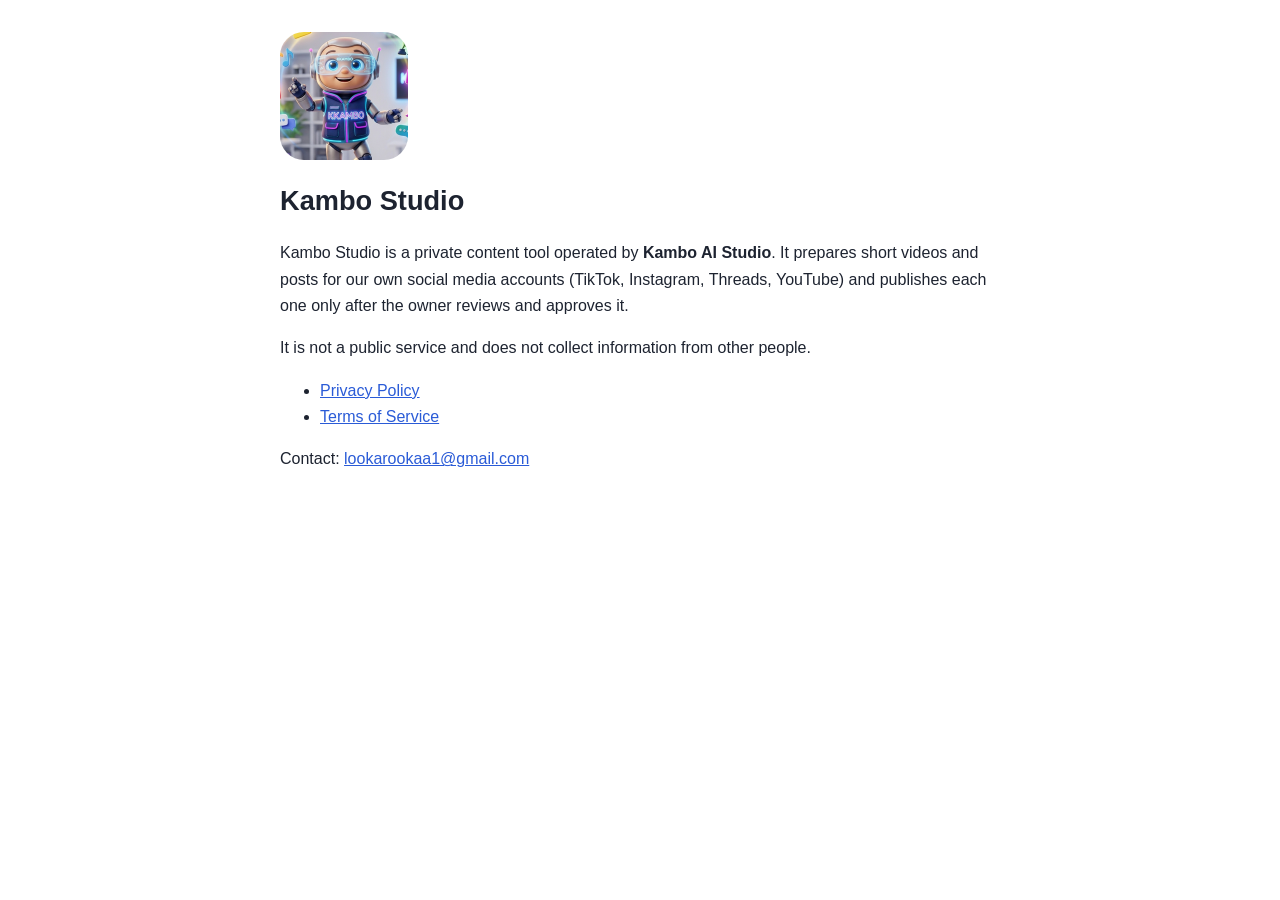
<file: index.html>
<!doctype html>
<html lang="en">
<head>
<meta charset="utf-8">
<meta name="viewport" content="width=device-width, initial-scale=1">
<title>Kambo Studio</title>
<link rel="stylesheet" href="style.css">
</head>
<body>
<main>
<img class="icon" src="icon.png" alt="Kambo Studio icon" width="128" height="128">
<h1>Kambo Studio</h1>
<p>Kambo Studio is a private content tool operated by <strong>Kambo AI Studio</strong>. It prepares short videos and posts for our own social media accounts (TikTok, Instagram, Threads, YouTube) and publishes each one only after the owner reviews and approves it.</p>
<p>It is not a public service and does not collect information from other people.</p>
<ul>
<li><a href="privacy.html">Privacy Policy</a></li>
<li><a href="terms.html">Terms of Service</a></li>
</ul>
<p>Contact: <a href="mailto:lookarookaa1@gmail.com">lookarookaa1@gmail.com</a></p>
</main>
</body>
</html>
</file>
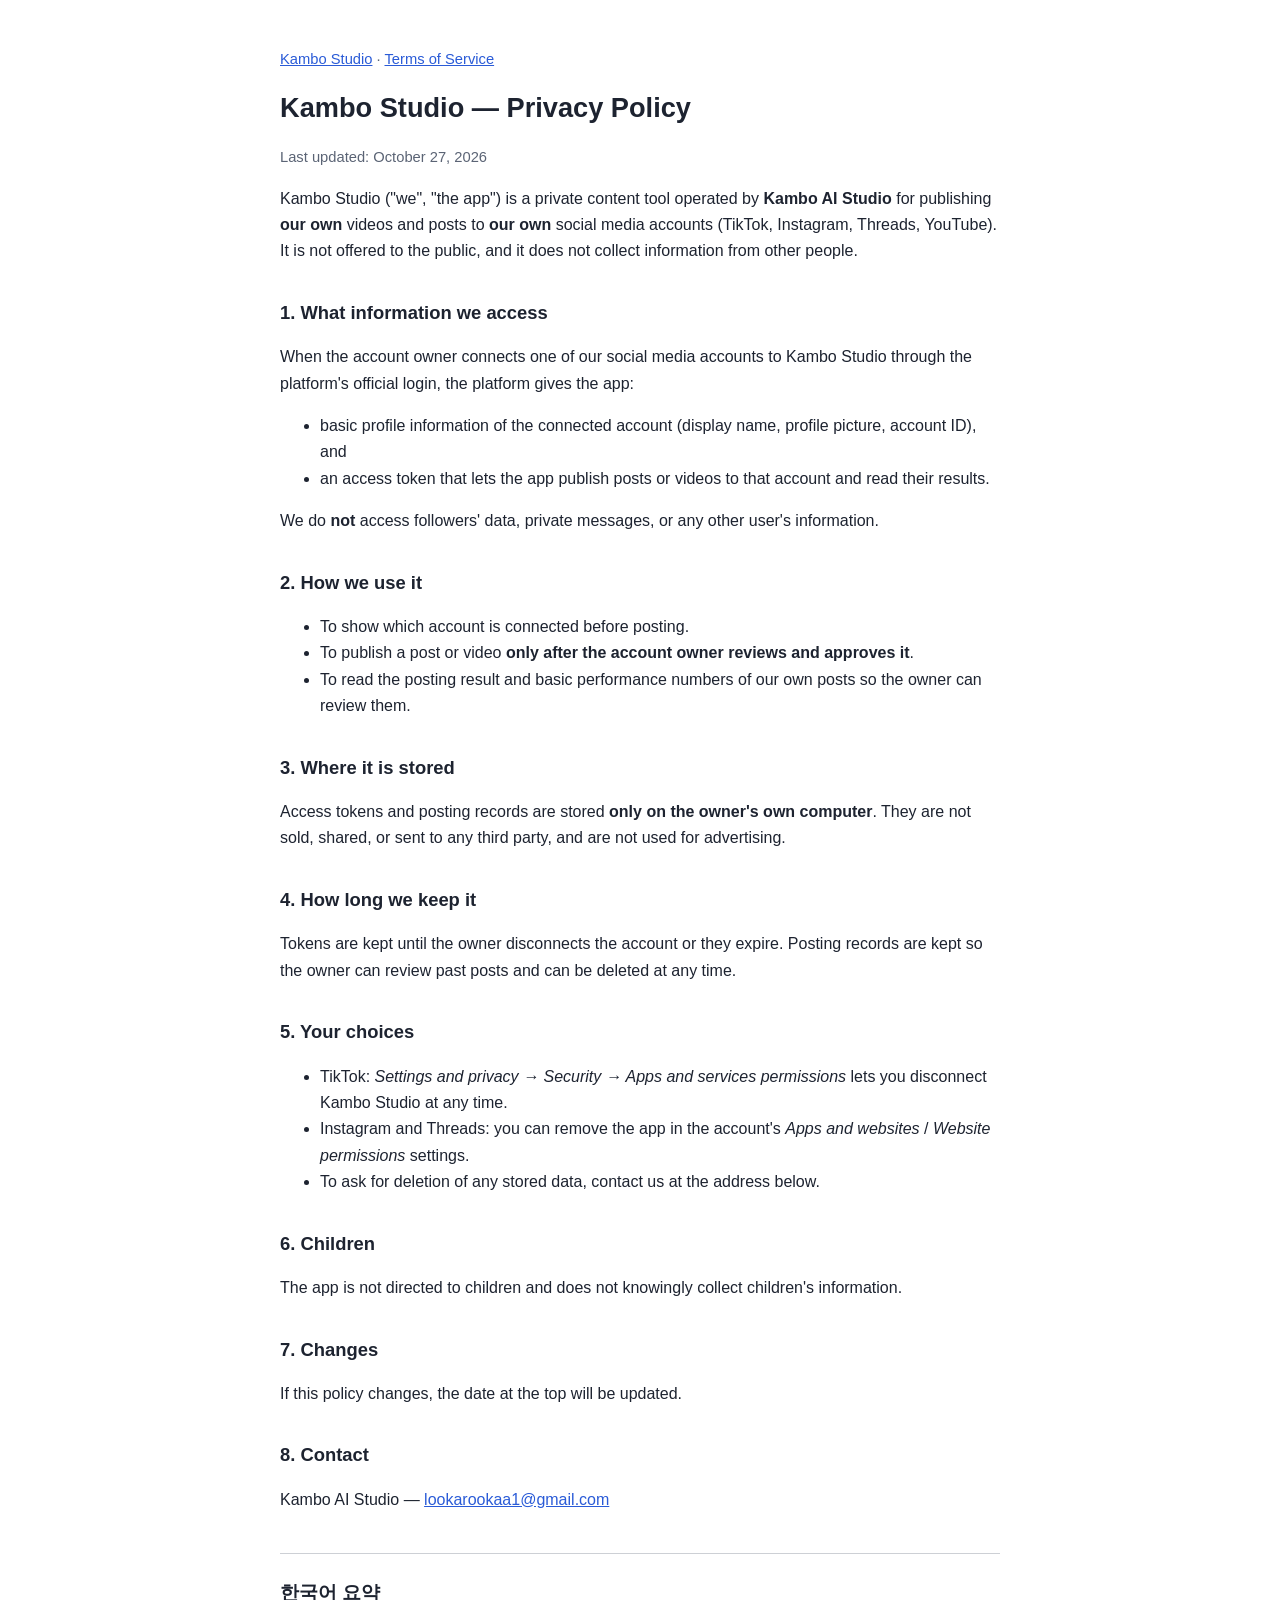
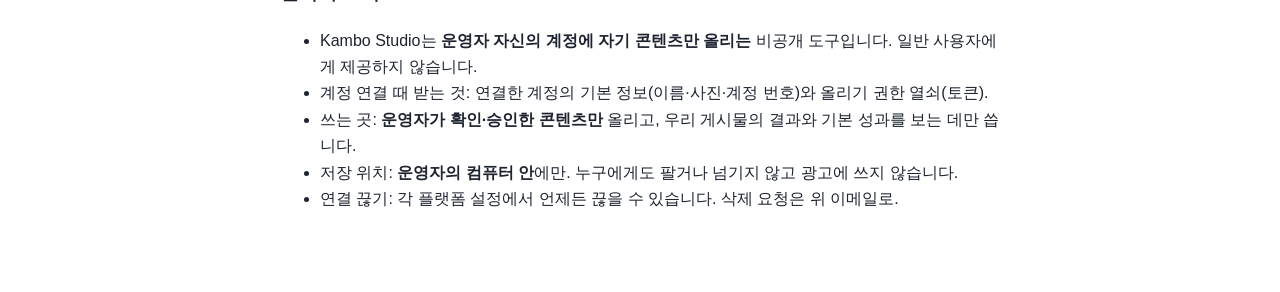
<file: privacy.html>
<!doctype html>
<html lang="en">
<head>
<meta charset="utf-8">
<meta name="viewport" content="width=device-width, initial-scale=1">
<title>Kambo Studio — Privacy Policy</title>
<link rel="stylesheet" href="style.css">
</head>
<body>
<main>
<p class="nav"><a href="./">Kambo Studio</a> · <a href="terms.html">Terms of Service</a></p>
<h1>Kambo Studio — Privacy Policy</h1>
<p class="date">Last updated: October 27, 2026</p>

<p>Kambo Studio ("we", "the app") is a private content tool operated by <strong>Kambo AI Studio</strong> for publishing <strong>our own</strong> videos and posts to <strong>our own</strong> social media accounts (TikTok, Instagram, Threads, YouTube). It is not offered to the public, and it does not collect information from other people.</p>

<h2>1. What information we access</h2>
<p>When the account owner connects one of our social media accounts to Kambo Studio through the platform's official login, the platform gives the app:</p>
<ul>
<li>basic profile information of the connected account (display name, profile picture, account ID), and</li>
<li>an access token that lets the app publish posts or videos to that account and read their results.</li>
</ul>
<p>We do <strong>not</strong> access followers' data, private messages, or any other user's information.</p>

<h2>2. How we use it</h2>
<ul>
<li>To show which account is connected before posting.</li>
<li>To publish a post or video <strong>only after the account owner reviews and approves it</strong>.</li>
<li>To read the posting result and basic performance numbers of our own posts so the owner can review them.</li>
</ul>

<h2>3. Where it is stored</h2>
<p>Access tokens and posting records are stored <strong>only on the owner's own computer</strong>. They are not sold, shared, or sent to any third party, and are not used for advertising.</p>

<h2>4. How long we keep it</h2>
<p>Tokens are kept until the owner disconnects the account or they expire. Posting records are kept so the owner can review past posts and can be deleted at any time.</p>

<h2>5. Your choices</h2>
<ul>
<li>TikTok: <em>Settings and privacy → Security → Apps and services permissions</em> lets you disconnect Kambo Studio at any time.</li>
<li>Instagram and Threads: you can remove the app in the account's <em>Apps and websites</em> / <em>Website permissions</em> settings.</li>
<li>To ask for deletion of any stored data, contact us at the address below.</li>
</ul>

<h2>6. Children</h2>
<p>The app is not directed to children and does not knowingly collect children's information.</p>

<h2>7. Changes</h2>
<p>If this policy changes, the date at the top will be updated.</p>

<h2>8. Contact</h2>
<p>Kambo AI Studio — <a href="mailto:lookarookaa1@gmail.com">lookarookaa1@gmail.com</a></p>

<hr>
<h3>한국어 요약</h3>
<ul>
<li>Kambo Studio는 <strong>운영자 자신의 계정에 자기 콘텐츠만 올리는</strong> 비공개 도구입니다. 일반 사용자에게 제공하지 않습니다.</li>
<li>계정 연결 때 받는 것: 연결한 계정의 기본 정보(이름·사진·계정 번호)와 올리기 권한 열쇠(토큰).</li>
<li>쓰는 곳: <strong>운영자가 확인·승인한 콘텐츠만</strong> 올리고, 우리 게시물의 결과와 기본 성과를 보는 데만 씁니다.</li>
<li>저장 위치: <strong>운영자의 컴퓨터 안</strong>에만. 누구에게도 팔거나 넘기지 않고 광고에 쓰지 않습니다.</li>
<li>연결 끊기: 각 플랫폼 설정에서 언제든 끊을 수 있습니다. 삭제 요청은 위 이메일로.</li>
</ul>
</main>
</body>
</html>
</file>
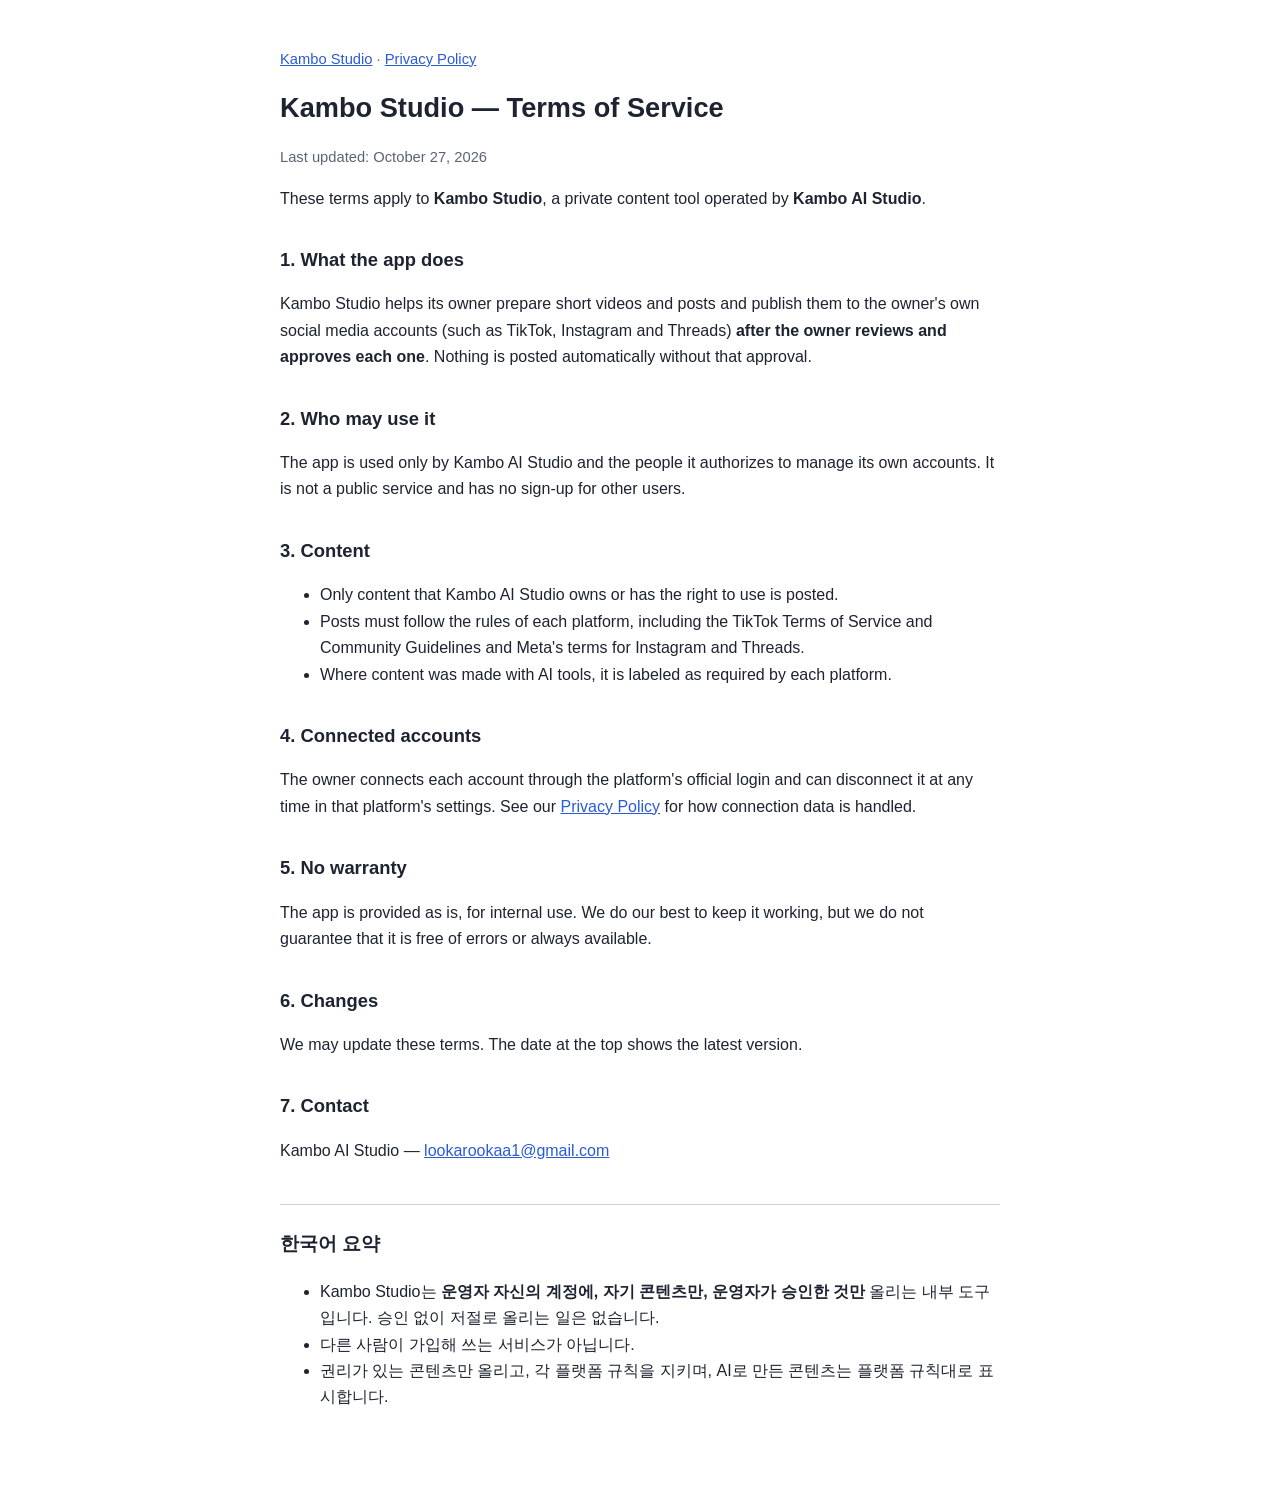
<file: terms.html>
<!doctype html>
<html lang="en">
<head>
<meta charset="utf-8">
<meta name="viewport" content="width=device-width, initial-scale=1">
<title>Kambo Studio — Terms of Service</title>
<link rel="stylesheet" href="style.css">
</head>
<body>
<main>
<p class="nav"><a href="./">Kambo Studio</a> · <a href="privacy.html">Privacy Policy</a></p>
<h1>Kambo Studio — Terms of Service</h1>
<p class="date">Last updated: October 27, 2026</p>

<p>These terms apply to <strong>Kambo Studio</strong>, a private content tool operated by <strong>Kambo AI Studio</strong>.</p>

<h2>1. What the app does</h2>
<p>Kambo Studio helps its owner prepare short videos and posts and publish them to the owner's own social media accounts (such as TikTok, Instagram and Threads) <strong>after the owner reviews and approves each one</strong>. Nothing is posted automatically without that approval.</p>

<h2>2. Who may use it</h2>
<p>The app is used only by Kambo AI Studio and the people it authorizes to manage its own accounts. It is not a public service and has no sign-up for other users.</p>

<h2>3. Content</h2>
<ul>
<li>Only content that Kambo AI Studio owns or has the right to use is posted.</li>
<li>Posts must follow the rules of each platform, including the TikTok Terms of Service and Community Guidelines and Meta's terms for Instagram and Threads.</li>
<li>Where content was made with AI tools, it is labeled as required by each platform.</li>
</ul>

<h2>4. Connected accounts</h2>
<p>The owner connects each account through the platform's official login and can disconnect it at any time in that platform's settings. See our <a href="privacy.html">Privacy Policy</a> for how connection data is handled.</p>

<h2>5. No warranty</h2>
<p>The app is provided as is, for internal use. We do our best to keep it working, but we do not guarantee that it is free of errors or always available.</p>

<h2>6. Changes</h2>
<p>We may update these terms. The date at the top shows the latest version.</p>

<h2>7. Contact</h2>
<p>Kambo AI Studio — <a href="mailto:lookarookaa1@gmail.com">lookarookaa1@gmail.com</a></p>

<hr>
<h3>한국어 요약</h3>
<ul>
<li>Kambo Studio는 <strong>운영자 자신의 계정에, 자기 콘텐츠만, 운영자가 승인한 것만</strong> 올리는 내부 도구입니다. 승인 없이 저절로 올리는 일은 없습니다.</li>
<li>다른 사람이 가입해 쓰는 서비스가 아닙니다.</li>
<li>권리가 있는 콘텐츠만 올리고, 각 플랫폼 규칙을 지키며, AI로 만든 콘텐츠는 플랫폼 규칙대로 표시합니다.</li>
</ul>
</main>
</body>
</html>
</file>
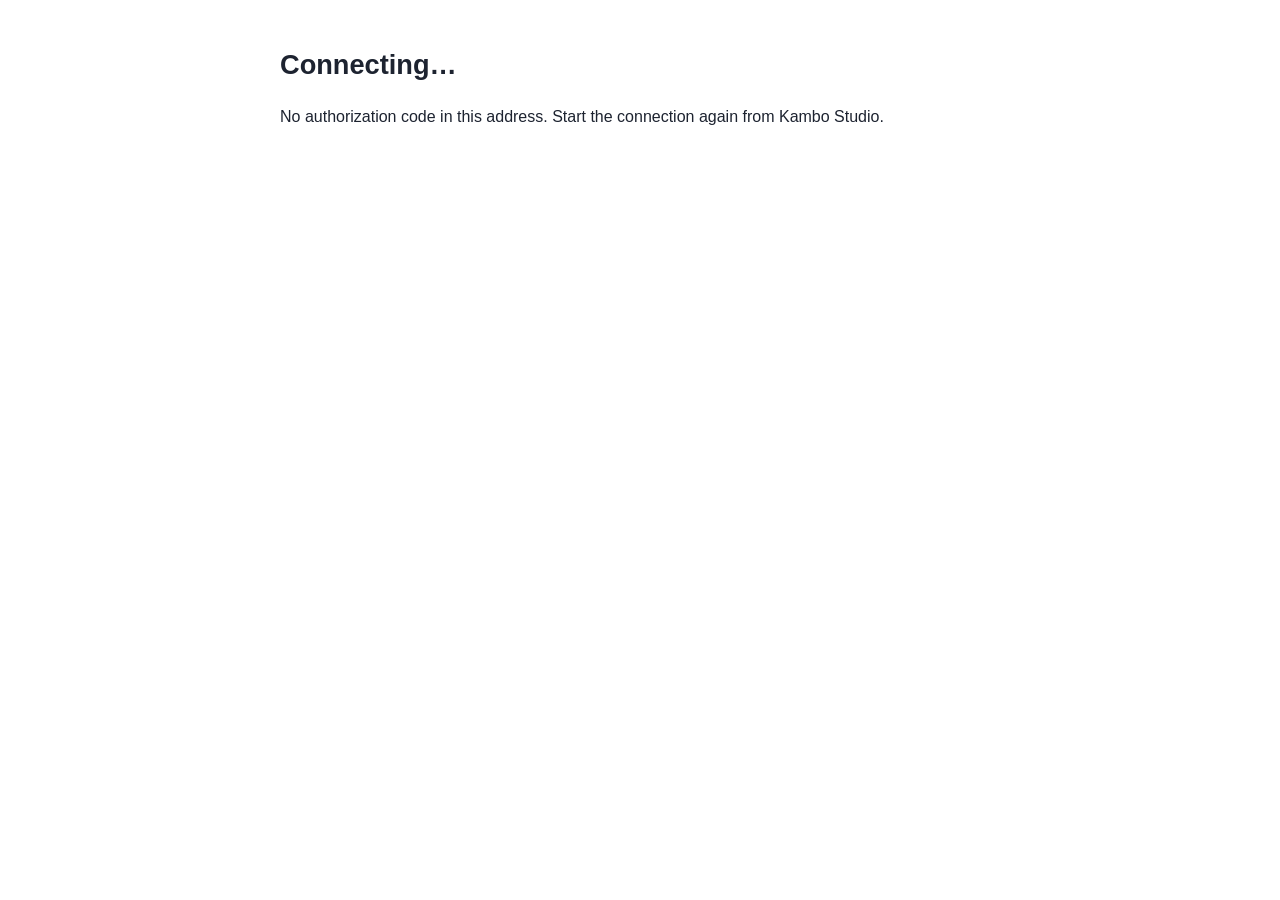
<file: threads-callback.html>
<!doctype html>
<html lang="en">
<head>
<meta charset="utf-8">
<meta name="viewport" content="width=device-width, initial-scale=1">
<meta name="robots" content="noindex">
<title>Kambo Studio — connecting</title>
<link rel="stylesheet" href="style.css">
</head>
<body>
<main>
<h1>Connecting…</h1>
<p id="msg">Passing the one-time code to Kambo Studio on this computer.</p>
</main>
<script>
// Threads only accepts https redirect URLs. This page stores nothing: it forwards the one-time
// authorization code (valid 1 hour, useless without the app secret kept on the owner's computer)
// to the local app running on this same computer.
(function () {
  var target = "http://localhost:8001/api/oauth/threads/callback";
  var q = window.location.search || "";
  if (!/[?&](code|error)=/.test(q)) {
    document.getElementById("msg").textContent = "No authorization code in this address. Start the connection again from Kambo Studio.";
    return;
  }
  window.location.replace(target + q);
})();
</script>
</body>
</html>
</file>
<file: style.css>
:root { color-scheme: light dark; --bg: #ffffff; --fg: #1d2330; --muted: #5b6475; --link: #2a5bd7; }
@media (prefers-color-scheme: dark) { :root { --bg: #14171f; --fg: #e8ebf2; --muted: #a2aabb; --link: #8fb0ff; } }
body { margin: 0; background: var(--bg); color: var(--fg); font: 16px/1.65 -apple-system, BlinkMacSystemFont, "Segoe UI", "Apple SD Gothic Neo", "Noto Sans KR", sans-serif; }
main { max-width: 720px; margin: 0 auto; padding: 32px 16px 64px; }
h1 { font-size: 1.7rem; margin: 0.4em 0; }
h2 { font-size: 1.15rem; margin-top: 1.8em; }
a { color: var(--link); }
.nav, .date { color: var(--muted); font-size: 0.92rem; }
.icon { border-radius: 24px; }
hr { border: 0; border-top: 1px solid var(--muted); opacity: 0.3; margin: 2.5em 0 1.5em; }
</file>
